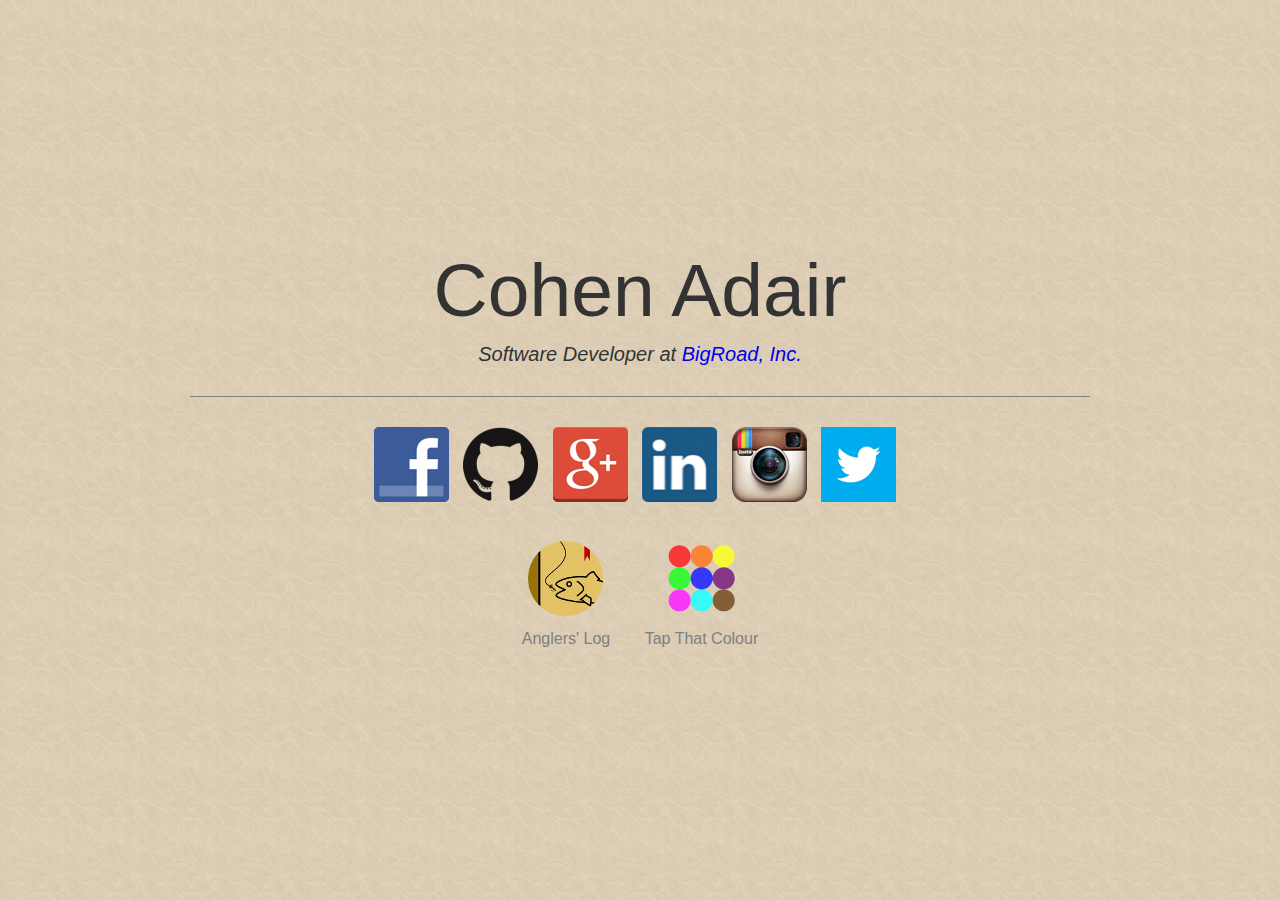
<file: index.html>
<!DOCTYPE html>
<html>
	<head>
		<meta name="viewport" content="width=device-width, initial-scale=1.0, maximum-scale=1.0, user-scalable=no" />
		<meta http-equiv="Content-Type" content="text/html; charset=ISO-8859-1">
		<title>Cohen Adair | Personal Website</title>
		
		<link type="image/vnd.microsoft.icon" href="favicon.png" rel="icon">
		<link type="text/css" rel="stylesheet" href="css/home.css">			
		<script src="js/jquery.js"></script>
		<script src="js/lib.js"></script>
		
		<script>
			$(document).ready(function() {				
				shrinkText("#title-name", "#content");
				
				// center the content vertically
				if ($("#content").height() < $(window).height()) {
					$("#content").css({
						"top" : ($(window).height() - $("#content").height()) / 2
					});
				}
			});
		</script>
	</head>
	
	<body>
		<div id="content">
			<div id="title-name">Cohen Adair</div>
			<div id="occupation" class="center">Software Developer at <a taget="_blank" id="occupation-link" href="https://www.bigroad.com/">BigRoad, Inc.</a></div>
			
			<div class="line-break"></div>
			
			<div id="social" class="center">
				<div class="social"><a target="_blank" href="https://www.facebook.com/cohen.adair"><img src="img/facebook.png" width="75" height="75" title="Facebook"></a></div>
				<div class="social"><a target="_blank" href="https://github.com/cohenadair"><img src="img/github.png" width="75" height="75" title="Github"></a></div>
				<div class="social"><a target="_blank" href="https://plus.google.com/+CohenAdair"><img src="img/googleplus.png" width="75" height="75" title="Google+"></a></div>
				<div class="social"><a target="_blank" href="https://www.linkedin.com/in/cohenadair"><img src="img/linkedin.png" width="75" height="75" title="LinkedIn"></a></div>
				<div class="social"><a target="_blank" href="http://instagram.com/cohenadair"><img src="img/instagram.png" width="75" height="75" title="Instagram"></a></div>
				<div class="social"><a target="_blank" href="https://twitter.com/cohenadair/"><img src="img/twitter.png" width="75" height="75" title="Twitter"></a></div>
			</div>
			
			<nav>
				<div class="nav" id="portfolio">
					<a href="anglerslog/">
						<img src="img/anglerslog.png" width="75" height="75"></img><br>
						Anglers' Log
					</a>
				</div>

				<div class="nav" id="projects">
					<a href="tapthatcolour/">
						<img src="tapthatcolour/img/icon.png" width="75" height="75"></img><br>
						Tap That Colour
					</a>
				</div>
			</nav>
		</div>
	</body>
</html>
</file>
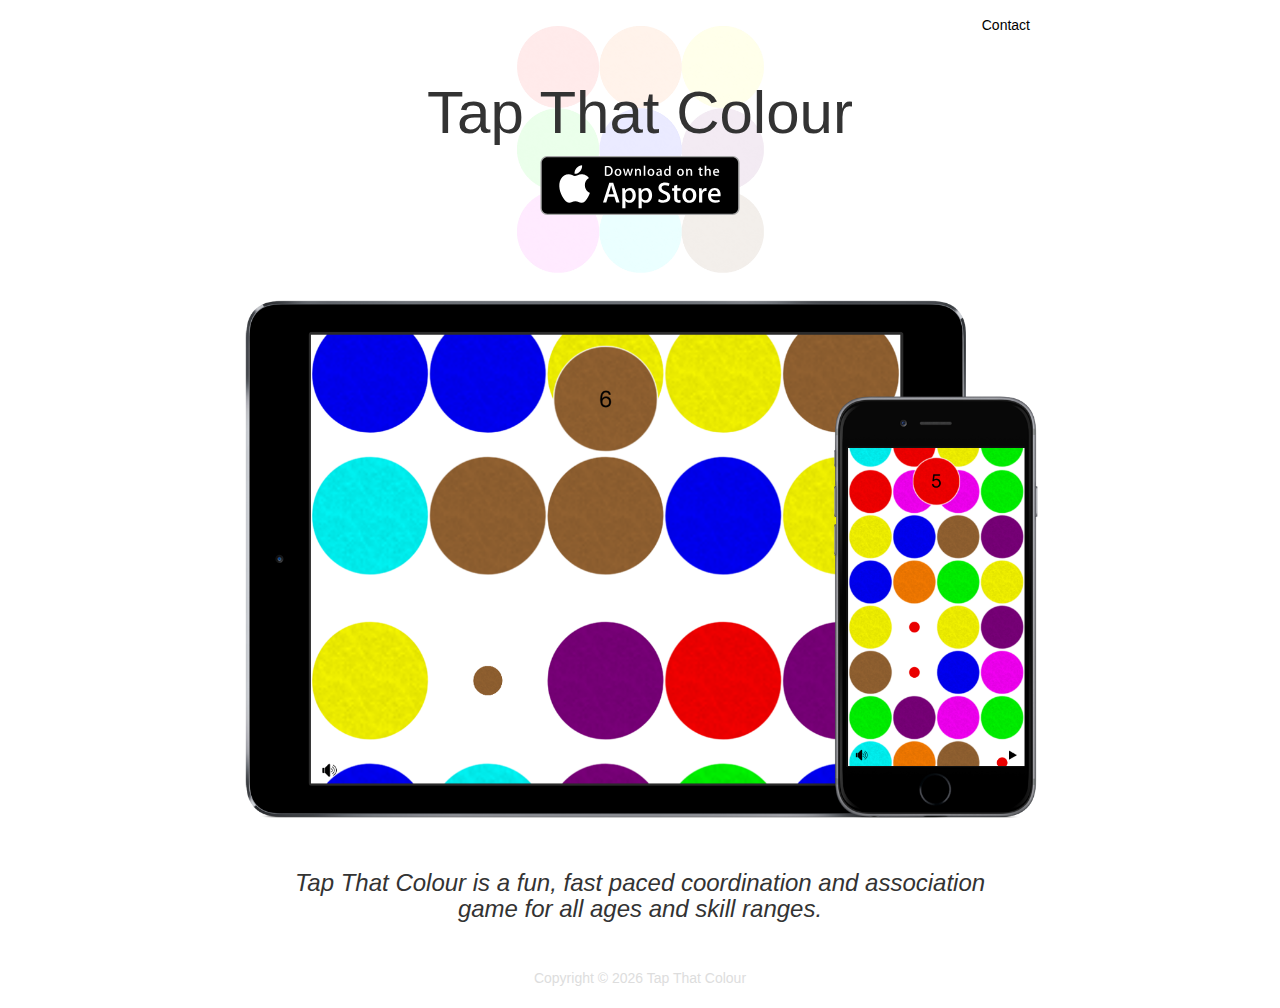
<file: tapthatcolour/index.html>
<html>
    <head>
        <meta name="viewport" content="width=device-width, initial-scale=1.0, maximum-scale=1.0, user-scalable=no" />
        <link type="image/vnd.microsoft.icon" href="favicon.png" rel="icon">
        
		<!-- Bootstrap 3.3.5 -->
		<link rel="stylesheet" href="lib/bootstrap/css/bootstrap.min.css">
		<link rel="stylesheet" href="lib/bootstrap/css/bootstrap-theme.min.css">

		<link rel="stylesheet" href="index.css">
        <title>Tap That Colour</title>
    </head>

    <body>
        <div class="container-fluid">
            <div class="row text-right nav">
                <a href='mailto:tapthatcolour@gmail.com' title="tapthatcolour@gmail.com">Contact</a>
            </div>

            <div class="row text-center">
                <img class="icon" src="img/icon.png"></img>

                <h1>Tap That Colour</h1>

                <a href="https://itunes.apple.com/CA/app/id1019522139" target="_blank">
                    <img src="img/appstore.svg" width="200" height="59" title="App Store">
                </a>
            </div>

            <div class="row text-center">
                <img class="devices" src="img/devices.png" width="800" height="530" title="iPad and iPhone">
                <img class="iphone" src="img/iphone.png" width="320" height="661" title="iPhone">
            </div>

            <div class="row text-center description">
                <h3><i>Tap That Colour is a fun, fast paced coordination and association game for all ages and skill ranges.</i></h3>
            </div>

            <div class="row text-center">
                <!-- Footer -->
                <footer>
                    Copyright &copy;  
                    <script type="text/javascript">
                            var currentDate = new Date();
                            document.write(currentDate.getFullYear());              
                    </script> Tap That Colour
                </footer>
            </div>
        </div>

        <!-- Bootstrap 3.3.5 -->
        <script src="lib/jquery/jquery.min.js"></script>
		<script src="lib/bootstrap/js/bootstrap.min.js"></script>
    </body>
</html>
</file>
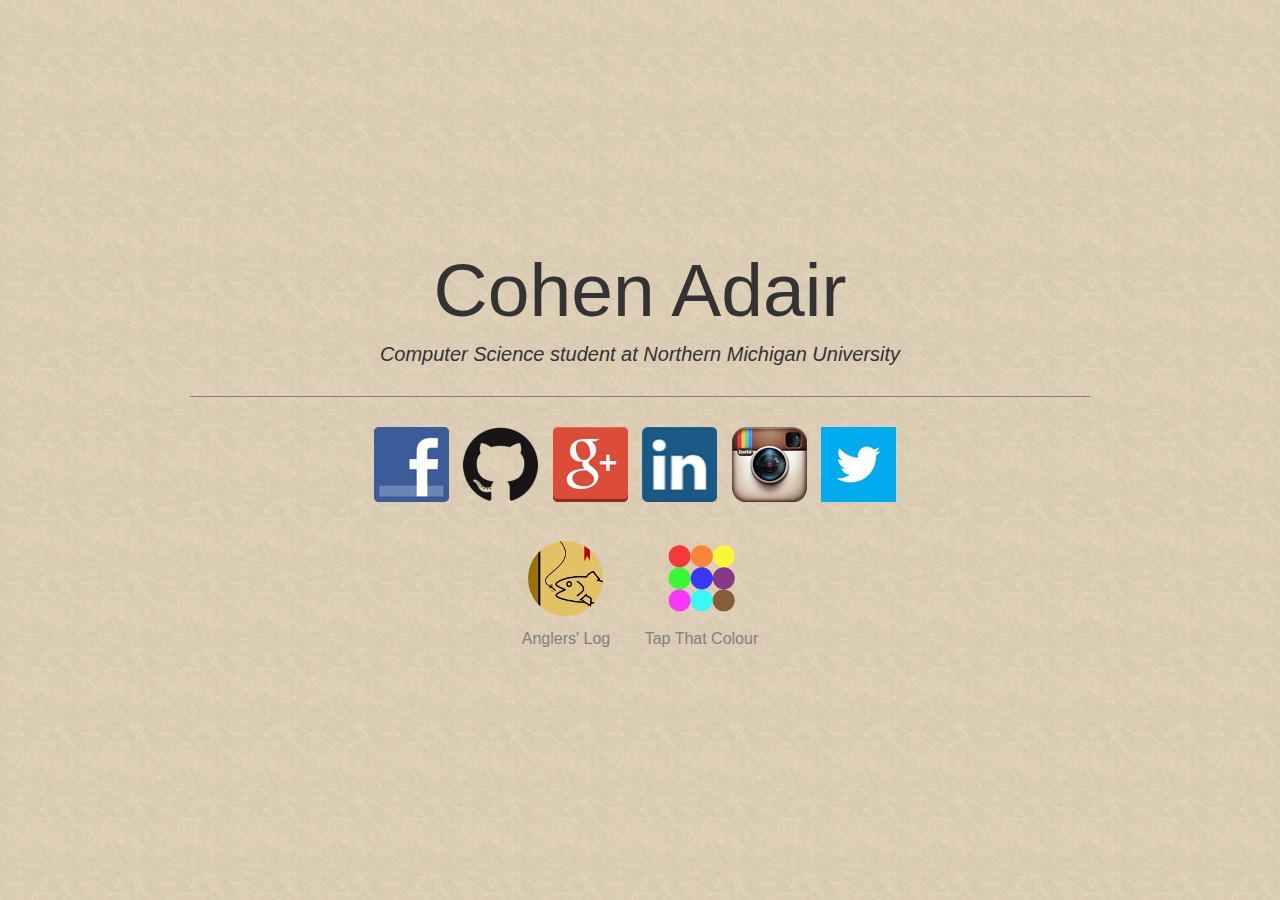
<file: home.html>
<!DOCTYPE html>
<html>
	<head>
		<meta name="viewport" content="width=device-width, initial-scale=1.0, maximum-scale=1.0, user-scalable=no" />
		<meta http-equiv="Content-Type" content="text/html; charset=ISO-8859-1">
		<title>Cohen Adair | Personal Website</title>
		
		<link type="image/vnd.microsoft.icon" href="favicon.png" rel="icon">
		<link type="text/css" rel="stylesheet" href="css/home.css">			
		<script src="js/jquery.js"></script>
		<script src="js/lib.js"></script>
		
		<script>
			$(document).ready(function() {				
				shrinkText("#title-name", "#content");
				
				// center the content vertically
				if ($("#content").height() < $(window).height()) {
					$("#content").css({
						"top" : ($(window).height() - $("#content").height()) / 2
					});
				}
			});
		</script>
	</head>
	
	<body>
		<div id="content">
			<div id="title-name">Cohen Adair</div>
			<div id="occupation" class="center">Computer Science student at Northern Michigan University</div>
			
			<div class="line-break"></div>
			
			<div id="social" class="center">
				<div class="social"><a target="_blank" href="https://www.facebook.com/cohen.adair"><img src="img/facebook.png" width="75" height="75" title="Facebook"></a></div>
				<div class="social"><a target="_blank" href="https://github.com/cohenadair"><img src="img/github.png" width="75" height="75" title="Github"></a></div>
				<div class="social"><a target="_blank" href="https://plus.google.com/+CohenAdair"><img src="img/googleplus.png" width="75" height="75" title="Google+"></a></div>
				<div class="social"><a target="_blank" href="https://www.linkedin.com/in/cohenadair"><img src="img/linkedin.png" width="75" height="75" title="LinkedIn"></a></div>
				<div class="social"><a target="_blank" href="http://instagram.com/cohenadair"><img src="img/instagram.png" width="75" height="75" title="Instagram"></a></div>
				<div class="social"><a target="_blank" href="https://twitter.com/cohenadair/"><img src="img/twitter.png" width="75" height="75" title="Twitter"></a></div>
			</div>
			
			<nav>
				<div class="nav" id="portfolio">
					<a href="anglerslog/">
						<img src="img/anglerslog.png" width="75" height="75"></img><br>
						Anglers' Log
					</a>
				</div>

				<div class="nav" id="projects">
					<a href="tapthatcolour/">
						<img src="tapthatcolour/img/icon.png" width="75" height="75"></img><br>
						Tap That Colour
					</a>
				</div>
			</nav>
		</div>
	</body>
</html>
</file>
<file: css/home.css>
* {
	font-family: "Helvetica Neue", Helvetica, Arial, sans-serif;
}

html, body {
	width: 100%;
	height: 100%;
	max-width: 1000px;
	margin: auto;
	background-image: url(../img/bg.png);
}

.line-break {
	width: 100%;
	height: 1px;
	background-color: gray;
}

#title-name {
	font-size: 75px;
	margin-bottom: 10px;
}

#title-name, #occupation {
	font-family: "Helvetica Neue", Helvetica, Arial, sans-serif;
	color: #333333;
}

.center {
	text-align: center;
}

#content {
	max-width: 1000px;
	width: 90%;
	margin: auto;
	text-align: center;
	position: relative;
}

#occupation {
	font-style: italic;
	margin-bottom: 30px;
	font-size: 1.25em;
}

#occupation-link {
	text-decoration: none;
}

	#occupation-link:hover {
		
	}

#social {
	margin-top: 15px;
}

	.social {
		margin-top: 15px;
		margin-right: 10px;
		display: inline-block;
	}
	
nav {
	margin-top: 25px;
	margin-bottom: 15px;
	text-align: center;
	width: 100%;
}
	
	.nav {
		display: inline-block;
		color: gray;
		text-align: center;
	}
	
		.nav:hover {
			border-bottom: 2px solid #999999;
		}
		
		.nav a {
			color: gray;
			text-decoration: none;
			display: block;
			padding-bottom: 5px;
			padding-top: 10px;
		}

			.nav a img {
				margin-bottom: 10px;
			}
		
	#portfolio {
		margin-right: 15px;
	}
	
	#projects {
		margin-left: 15px;
	}
</file>
<file: tapthatcolour/index.css>
body {
	max-width: 800px;
	margin: auto;
}

.nav {
	height: 60px;
	line-height: 50px;
}

	.nav a {
		margin: 10px;
		padding-bottom: 5px;
		text-decoration: none;
		color: black;
		border-bottom: 2px solid transparant;
	}

		.nav a:hover {
			border-bottom: 2px solid black;
		}

.icon {
	position: absolute;
	width: 280px;
	height: 280px;
	opacity: 0.10;
	margin-left: -140px;
	margin-top: -50px;
	z-index: -500;
}

h1 {
	font-size: 60px;
}

.devices, .iphone {
	margin-top: 80px;
}

/* Mobile View */
@media (max-width: 849px) {
	.devices {
		display: none;
	}
}

/* When the title moves to two lines. */
@media (max-width: 433px) {
	.icon {
		width: 300px;
		height: 300px;
		margin-left: -150px;
		margin-top: -25px;
	}
	.iphone {
		margin-top: 50px;
	}
}

/* Regular View */
@media (min-width: 850px) {
	.iphone {
		display: none;
	}
}

.description {
	max-width: 700px;
	margin: auto;
	margin-bottom: 15px;
	margin-top: 25px;
}

footer {
	height: 60px;
	line-height: 60px;
	color: #ddd;
}

.red {
	background-color: red;
}
</file>
